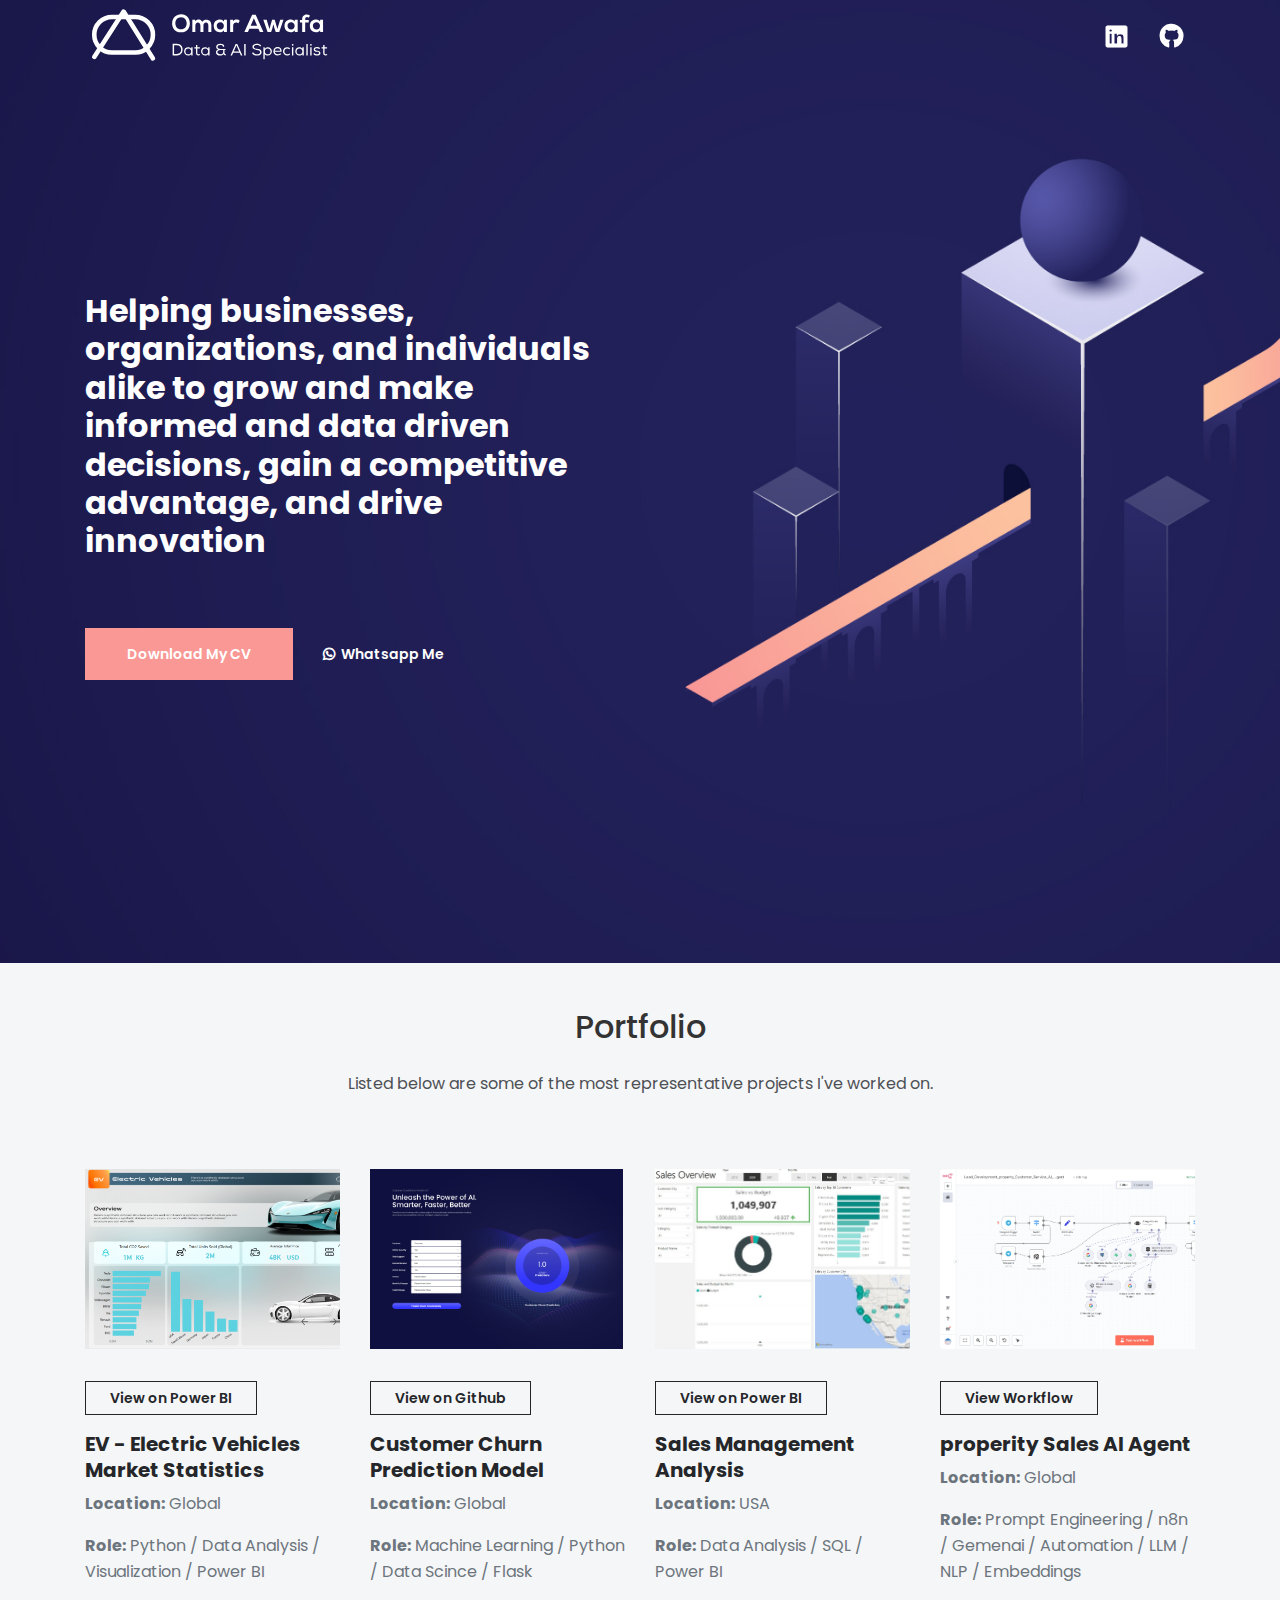
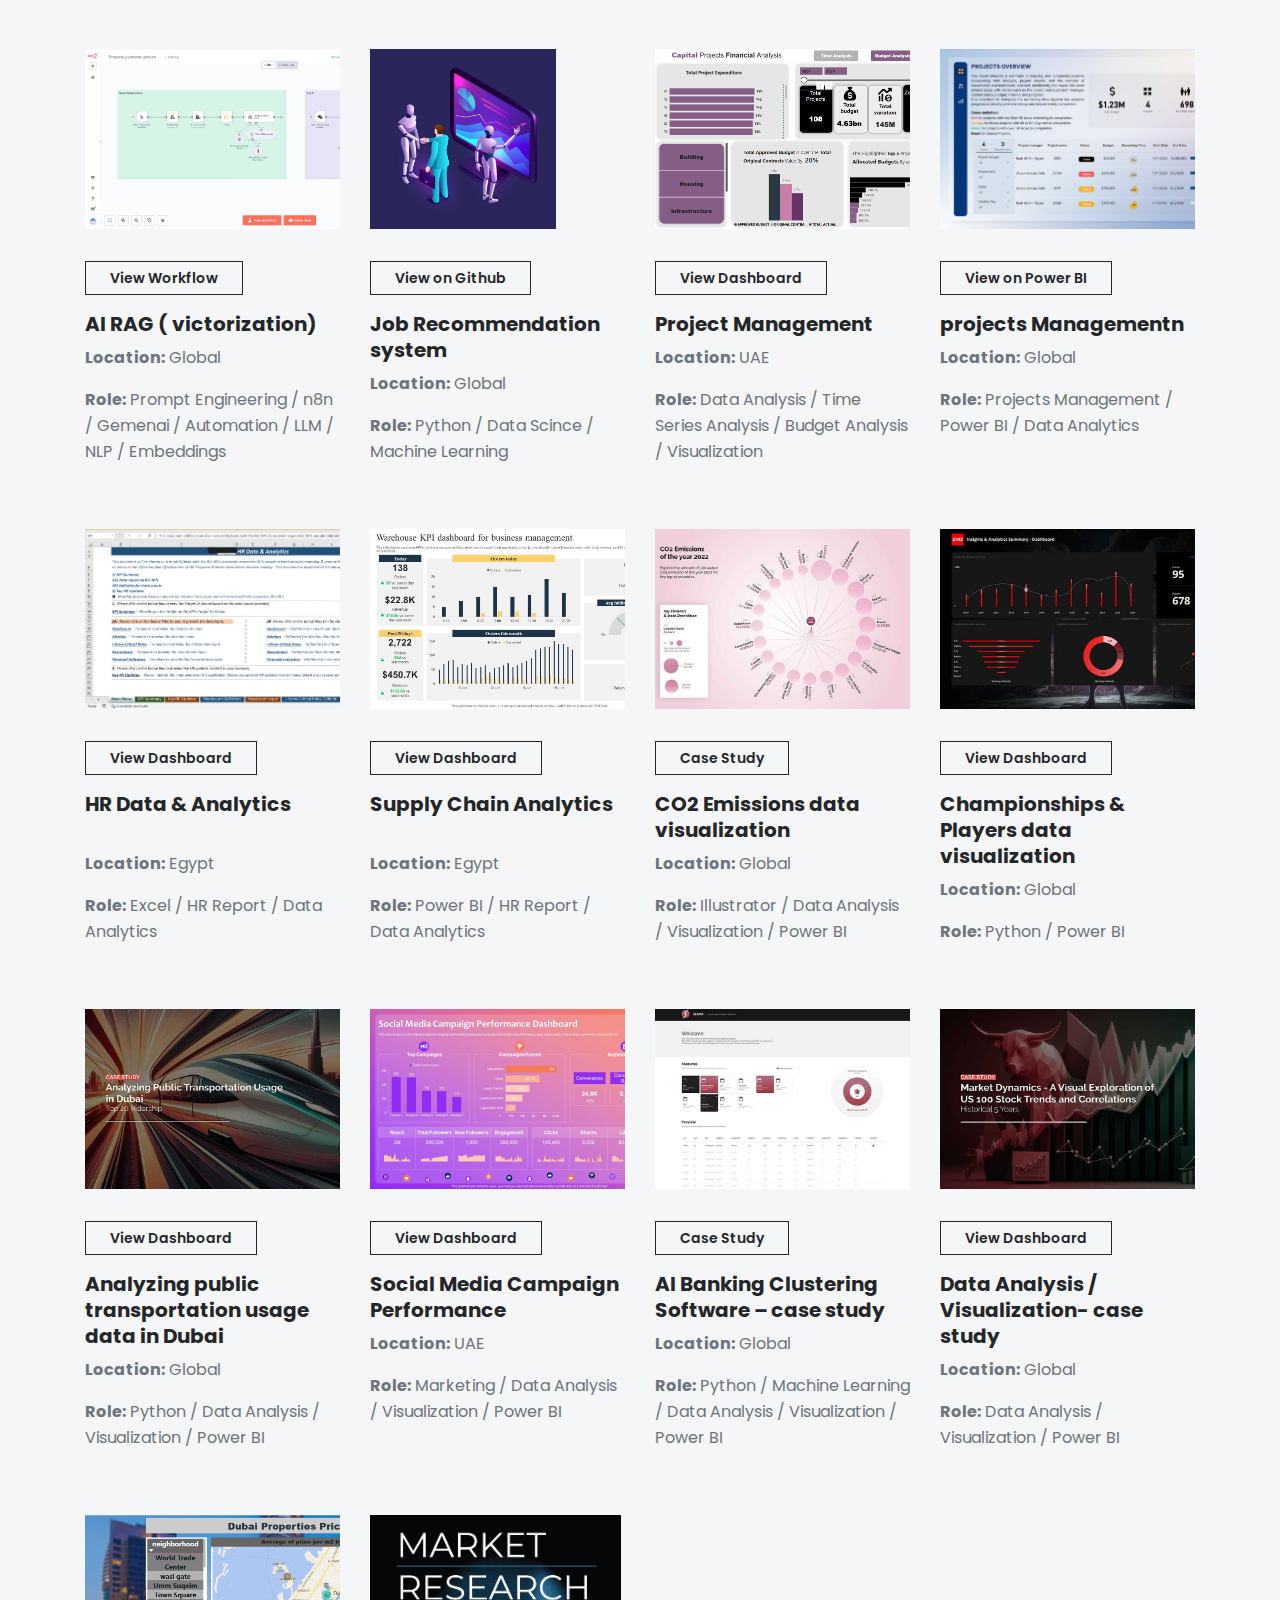
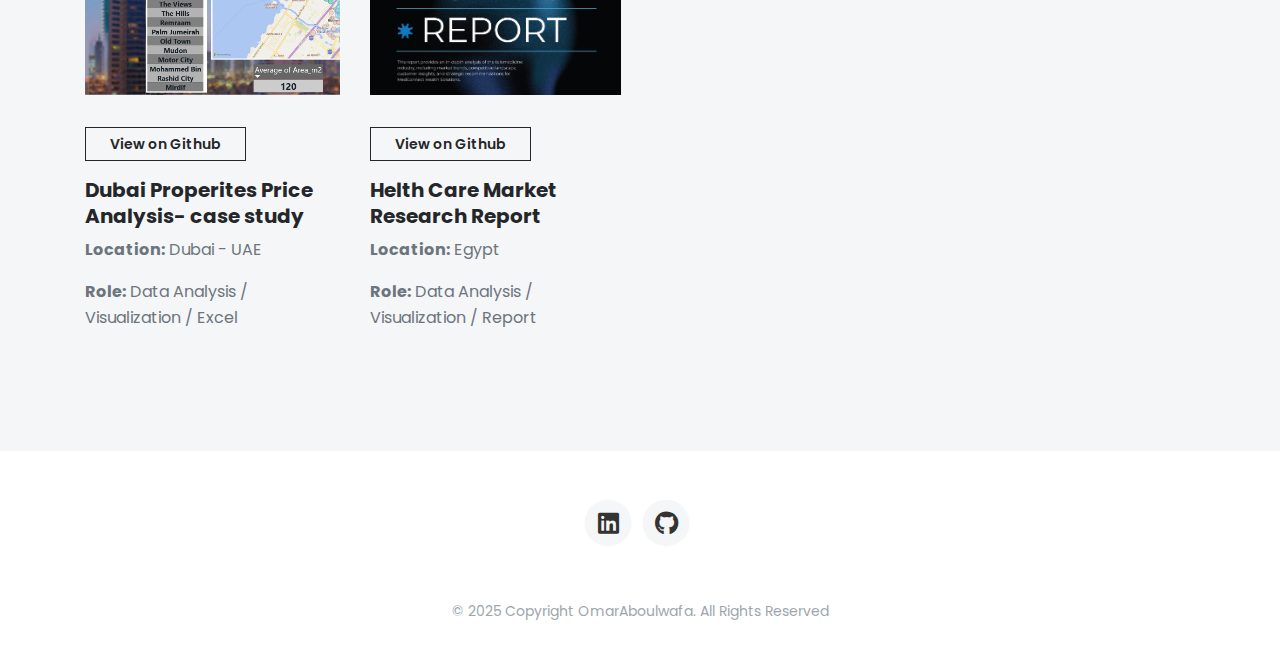
<file: index.html>
<!DOCTYPE html>
<html lang="en">

    <head>
    <!-- Google tag (gtag.js) -->
<script async src="https://www.googletagmanager.com/gtag/js?id=G-3GKD0JM3N2"></script>
<script>
  window.dataLayer = window.dataLayer || [];
  function gtag(){dataLayer.push(arguments);}
  gtag('js', new Date());

  gtag('config', 'G-3GKD0JM3N2');
</script>

    <meta charset="utf-8">
    <meta name="viewport" content="width=device-width, initial-scale=1, shrink-to-fit=no">
    <!-- SEO Meta Tags -->
    <meta name="description" content="Your description">
    <meta name="author" content="Your name">
    <!-- OG Meta Tags to improve the way the post looks when you share the page on Facebook, Twitter, LinkedIn -->
    <meta property="og:site_name" content="" /> <!-- website name -->
    <meta property="og:site" content="" /> <!-- website link -->
    <meta property="og:title" content="" /> <!-- title shown in the actual shared post -->
    <meta property="og:description" content="" /> <!-- description shown in the actual shared post -->
    <meta property="og:image" content="" /> <!-- image link, make sure it's jpg -->
    <meta property="og:url" content="" /> <!-- where do you want your post to link to -->
    <meta name="twitter:card" content="summary_large_image"> <!-- to have large image post format in Twitter -->
    <!-- Webpage Title -->
    <title>Omar Aboulwafa</title>
    <!-- Styles -->
    <link rel="preconnect" href="https://fonts.gstatic.com">
    <link href="https://fonts.googleapis.com/css2?family=Poppins:ital,wght@0,400;0,600;0,700;1,400&family=Poppins:wght@600&display=swap" rel="stylesheet">
    <link href="css/bootstrap.css" rel="stylesheet">
    <link href="css/fontawesome-all.css" rel="stylesheet">
    <link href="css/styles.css" rel="stylesheet">
    <!-- Favicon  -->
    <link rel="icon" href="favicon.ico">
</head>

<body data-spy="scroll" data-target=".fixed-top">
    <!-- Navigation -->
    <nav class="navbar navbar-expand-lg fixed-top navbar-dark">
        <div class="container">
            <!-- Image Logo -->
            <a class="navbar-brand logo-image" href="index.html"><img src="images/logo.svg" alt="alternative"></a>
            <!-- Text Logo - Use this if you don't have a graphic logo -->
            <!-- <a class="navbar-brand logo-text page-scroll" href="index.html">Mark</a> -->
            <button class="navbar-toggler p-0 border-0" type="button" data-toggle="offcanvas">
                <span class="navbar-toggler-icon"></span>
            </button>
            <div class="navbar-collapse offcanvas-collapse" id="navbarsExampleDefault">
                <ul class="navbar-nav ml-auto">
                </ul>
                <span class="nav-item social-icons">
                    <span class="fa-stack">
                        <a href="https://www.linkedin.com/in/omar-aboulwafa-0ab0a5168">
                            <i class="fas fa-circle fa-stack-2x"></i>
                            <i class="fab fa-linkedin fa-stack-1x"></i>
                        </a>
                    </span>
                    <!-- <span class="fa-stack">
                        <a href="https://www.keggle.net/tamerdotwork">
                            <i class="fas fa-circle fa-stack-2x"></i>
                            <i class="fab fa-keggle fa-stack-1x"></i>
                        </a>
                    </span> -->
                    <span class="fa-stack">
                        <a href="https://github.com/OmarAboulwafa">
                            <i class="fas fa-circle fa-stack-2x"></i>
                            <i class="fab fa-github fa-stack-1x"></i>
                        </a>
                    </span>
                </span>
            </div> <!-- end of navbar-collapse -->
        </div> <!-- end of container -->
    </nav> <!-- end of navbar -->
    <!-- end of navigation -->
    <!-- Header -->
    <header id="header" class="header">
        <div class="container">
            <div class="row">
                <div class="col-lg-6">
                    <div class="text-container">
                        <h1 class="h1-large">Helping businesses, organizations, and individuals alike to grow and make informed and data driven decisions, gain a competitive advantage, and drive innovation</h1>
                        <a class="btn-solid-lg page-scroll" href="https://omaraboulwafa.github.io/p/OmarAboulwafa.pdf">Download My CV</a>
                        <a class="btn-outline-lg page-scroll" href="https://wa.me/+971543551670"><i class="fab fa-whatsapp"></i>Whatsapp Me</a>
                    </div> <!-- end of text-container -->
                </div> <!-- end of col -->
            </div> <!-- end of row -->
        </div> <!-- end of container -->
    </header> <!-- end of header -->
    <!-- end of header -->
    <!-- Projects -->
   <div id="projects" class="projects basic-3">
        <div class="container">
            <div class="row">
                <div class="col-lg-12">
                    <h2 class="h2-heading">Portfolio</h2>
                    <p class="p-heading">Listed below are some of the most representative projects I've worked on.</p>
                </div> <!-- end of col -->
            </div> <!-- end of row -->
            <div class="row mb-5 ">

                <div class="col- col-md-3 mb-2">
                    <div class="mt-2 mb-3 ">
                        <div class="text-container">
                            <div class="image-container"><a href="https://github.com/OmarAboulwafa/portfolio/blob/main/images/Elec_cars_analysis.png" target="_blank"><img class=" " src="images/Elec_cars_analysis.png" alt=""></a><br></div>
                        </div>
                        <a class="btn-outline-sm" href="https://app.powerbi.com/groups/me/reports/fceea230-eb13-49d3-8386-c8a240f6b0ab/ae605b6d7d6eba31397b?experience=power-bi" target="_blank">View on Power BI</a>
                    </div>
                    <h5>EV - Electric Vehicles Market Statistics </h5>
                    <p class="text-secondary"><strong>Location:</strong> Global</p>
                    <p class="text-secondary mb-5"><strong>Role:</strong> Python / Data Analysis / Visualization / Power BI</p>
                </div>


                <div class="col- col-md-3 mb-2">
                    <div class="mt-2 mb-3 ">
                        <div class="text-container">
                            <div class="image-container"><a href="https://github.com/OmarAboulwafa/customer-churn-prediction" target="_blank"><img class=" " src="images\2.png" alt=""></a><br></div>
                        </div>
                        <a class="btn-outline-sm" href="https://github.com/OmarAboulwafa/customer-churn-prediction" target="_blank">View on Github</a>
                    </div>
                    <h5>Customer Churn Prediction Model </h5>
                    <p class="text-secondary"><strong>Location:</strong> Global</p>
                    <p class="text-secondary mb-5"><strong>Role:</strong> Machine Learning / Python / Data Scince / Flask</p>
                </div>

                <div class="col- col-md-3 mb-2">
                    <div class="mt-2 mb-3 ">
                        <div class="text-container">
                            <div class="image-container"><a href="https://app.powerbi.com/groups/me/reports/a09fe340-f477-4fd3-be88-8d4c62d3edb2/ReportSection" target="_blank"><img class=" " src="images/GG.jpg" alt=""></a><br></div>
                        </div>
                        <a class="btn-outline-sm" href="https://app.powerbi.com/groups/me/reports/a09fe340-f477-4fd3-be88-8d4c62d3edb2/ReportSection" target="_blank">View on Power BI</a>
                    </div>
                    <h5>Sales Management Analysis</h5>
                    <p class="text-secondary"><strong>Location:</strong> USA</p>
                    <p class="text-secondary mb-5"><strong>Role:</strong> Data Analysis / SQL / Power BI </p>
                </div>

                <div class="col- col-md-3 mb-2">
                    <div class="mt-2 mb-3 ">
                        <div class="text-container">
                            <div class="image-container"><a href="https://github.com/OmarAboulwafa/portfolio/blob/main/images/properity.png" target="_blank"><img class=" " src="images\properity.png" alt=""></a><br></div>
                        </div>
                        <a class="btn-outline-sm" href="https://github.com/OmarAboulwafa/portfolio/blob/main/images/properity.png" target="_blank">View Workflow</a>
                    </div>
                    <h5>properity Sales AI Agent</h5>
                    <p class="text-secondary"><strong>Location:</strong> Global</p>
                    <p class="text-secondary mb-5"><strong>Role:</strong> Prompt Engineering / n8n / Gemenai / Automation / LLM / NLP / Embeddings</p>
                </div>

                <div class="col- col-md-3 mb-2">
                    <div class="mt-2 mb-3 ">
                        <div class="text-container">
                            <div class="image-container"><a href="https://github.com/OmarAboulwafa/portfolio/blob/main/images/victorization.png" target="_blank"><img class=" " src="images\victorization.png" alt=""></a><br></div>
                        </div>
                        <a class="btn-outline-sm" href="https://github.com/OmarAboulwafa/portfolio/blob/main/images/victorization.png" target="_blank">View Workflow</a>
                    </div>
                    <h5>AI RAG ( victorization) </h5>
                    <p class="text-secondary"><strong>Location:</strong> Global</p>
                    <p class="text-secondary mb-5"><strong>Role:</strong> Prompt Engineering / n8n / Gemenai / Automation / LLM / NLP / Embeddings</p>
                </div>

                
                <div class="col- col-md-3 mb-2">
                    <div class="mt-2 mb-3 ">
                        <div class="text-container">
                            <div class="image-container"><a href="https://github.com/OmarAboulwafa/Job-recommendation-Machine-Learning" target="_blank"><img class=" " src="images\scren\Jop Recommendation system.png" alt=""></a><br></div>
                        </div>
                        <a class="btn-outline-sm" href="https://github.com/OmarAboulwafa/Job-recommendation-Machine-Learning" target="_blank">View on Github</a>
                    </div>
                    <h5>Job Recommendation system</h5>
                    <p class="text-secondary"><strong>Location:</strong> Global</p>
                    <p class="text-secondary mb-5"><strong>Role:</strong> Python / Data Scince / Machine Learning </p>
                </div>
               

                <div class="col- col-md-3 mb-2">
                    <div class="mt-2 mb-3 ">
                        <div class="text-container">
                            <div class="image-container"><a href="https://app.powerbi.com/groups/me/reports/5549e278-ab91-4eb5-834e-e9a4a81f660e/647c8819b26d5cd4a189?experience=power-bi"target="_blank"><img class=" " src="images\Projects Management\budget_analysis.png" alt=""></a><br></div>
                        </div>
                        <a class="btn-outline-sm" href="https://app.powerbi.com/groups/me/reports/5549e278-ab91-4eb5-834e-e9a4a81f660e/647c8819b26d5cd4a189?experience=power-bi" target="_blank">View Dashboard</a>
                    </div>
                    <h5>Project Management</h5>
                    <p class="text-secondary"><strong>Location:</strong> UAE</p>
                    <p class="text-secondary mb-5"><strong>Role:</strong> Data Analysis / Time Series Analysis / Budget Analysis / Visualization</p>
                </div>

                <div class="col- col-md-3 mb-2">
                    <div class="mt-2 mb-3 ">
                        <div class="text-container">
                                <div class="image-container"><a href="https://app.powerbi.com/groups/me/reports/49435b72-2f90-4acf-b628-131aee6fcb38/f255ad5a5e282fc4cad8?experience=power-bi" target="_blank"><img class=" " src="images\distribution\MAIN.png" alt=""></a><br></div>
                            </div>
                        <a class="btn-outline-sm " href="https://app.powerbi.com/groups/me/reports/49435b72-2f90-4acf-b628-131aee6fcb38/f255ad5a5e282fc4cad8?experience=power-bi" target="_blank">View on Power BI</a>
                    </div>
                    <h5>projects Managementn</h5>
                    <p class="text-secondary"><strong>Location:</strong> Global</p>
                    <p class="text-secondary mb-5"><strong>Role:</strong> Projects Management / Power BI / Data Analytics </p>
                </div>
                 <div class="col- col-md-3 mb-2">
                    <div class="mt-2 mb-3 ">
                        <div class="text-container">
                            <div class="image-container"><a href="https://github.com/OmarAboulwafa/portfolio/blob/main/images/scren/HR_Analytics.png" target="_blank"><img class=" " src="images\scren\HR_Analytics.png" alt=""></a><br></div>
                        </div>
                        <a class="btn-outline-sm " href="https://github.com/OmarAboulwafa/portfolio/blob/main/images/scren/HR_Analytics.png" target="_blank">View Dashboard</a>
                    </div>
                    <h5>HR Data & Analytics</h5><br>
                    <p class="text-secondary"><strong>Location:</strong> Egypt</p>
                    <p class="text-secondary mb-5"><strong>Role:</strong> Excel / HR Report / Data Analytics</p>
                </div>
                <div class="col- col-md-3 mb-2">
                    <div class="mt-2 mb-3 ">
                        <div class="text-container">
                            <div class="image-container"><a href="https://github.com/OmarAboulwafa/portfolio/blob/main/images/scren/suplychain_analytics.png" target="_blank"><img class=" " src="images\scren\suplychain_analytics.png" alt=""></a><br></div>
                        </div>
                        <a class="btn-outline-sm " href="https://github.com/OmarAboulwafa/portfolio/blob/main/images/scren/suplychain_analytics.png" target="_blank">View Dashboard</a>
                    </div>
                    <h5>Supply Chain Analytics</h5><br>
                    <p class="text-secondary"><strong>Location:</strong> Egypt</p>
                    <p class="text-secondary mb-5"><strong>Role:</strong> Power BI / HR Report / Data Analytics</p>
                </div>
                <div class="col- col-md-3 mb-2">
                    <div class="mt-2 mb-3 ">
                        <div class="text-container">
                            <div class="image-container"><a href="https://github.com/OmarAboulwafa/portfolio/blob/main/images/co2.jpg" target="_blank"><img class=" " src="images/co2.jpg" alt=""></a><br></div>
                        </div>
                        <a class="btn-outline-sm " href="https://github.com/OmarAboulwafa/portfolio/blob/main/images/co2.jpg" target="_blank">Case Study</a>
                    </div>
                    <h5>CO2 Emissions data visualization</h5>
                    <p class="text-secondary"><strong>Location:</strong> Global</p>
                    <p class="text-secondary mb-5"><strong>Role:</strong> Illustrator / Data Analysis / Visualization / Power BI</p>
                </div>
                <div class="col- col-md-3 mb-2">
                    <div class="mt-2 mb-3 ">
                        <div class="text-container">
                            <div class="image-container"><a href="https://github.com/OmarAboulwafa/portfolio/blob/main/images/dashboard3.jpg" target="_blank"><img class=" " src="images/dashboard3.jpg" alt=""></a><br></div>
                        </div>
                        <a class="btn-outline-sm " href="https://github.com/OmarAboulwafa/portfolio/blob/main/images/dashboard3.jpg" target="_blank">View Dashboard</a>
                    </div>
                    <h5>Championships & Players data visualization</h5>
                    <p class="text-secondary"><strong>Location:</strong> Global</p>
                    <p class="text-secondary mb-5"><strong>Role:</strong> Python / Power BI</p>
                </div>
                <div class="col- col-md-3 mb-2">
                    <div class="mt-2 mb-3 ">
                        <div class="text-container">
                            <div class="image-container"><a href="https://github.com/OmarAboulwafa/portfolio/blob/main/images/case1.jpg" target="_blank"><img class=" " src="images/case1.jpg" alt=""></a><br></div>
                        </div>
                        <a class="btn-outline-sm " href="https://github.com/OmarAboulwafa/portfolio/blob/main/images/case1.jpg" target="_blank">View Dashboard</a>
                    </div>
                    <h5>Analyzing public transportation usage data in Dubai</h5>
                    <p class="text-secondary"><strong>Location:</strong> Global</p>
                    <p class="text-secondary mb-5"><strong>Role:</strong> Python / Data Analysis / Visualization / Power BI</p>
                </div>
                <div class="col- col-md-3 mb-2">
                    <div class="mt-2 mb-3 ">
                        <div class="text-container">
                            <div class="image-container"><a href="https://github.com/OmarAboulwafa/portfolio/blob/main/images/social_media_campaign_performance_dashboard_optimizing_social_media_community_engagement_slide01.jpg" target="_blank"><img class=" " src="images/social_media_campaign_performance_dashboard_optimizing_social_media_community_engagement_slide01.jpg" alt=""></a><br></div>
                        </div>
                        <a class="btn-outline-sm " href="https://github.com/OmarAboulwafa/portfolio/blob/main/images/social_media_campaign_performance_dashboard_optimizing_social_media_community_engagement_slide01.jpg" target="_blank">View Dashboard</a>
                    </div>
                    <h5>Social Media Campaign Performance</h5>
                    <p class="text-secondary"><strong>Location:</strong> UAE</p>
                    <p class="text-secondary mb-5"><strong>Role:</strong> Marketing / Data Analysis / Visualization / Power BI</p>
                </div>
                <div class="col- col-md-3 mb-2">
                    <div class="mt-2 mb-3 ">
                        <div class="text-container">
                            <div class="image-container"><a href="https://github.com/OmarAboulwafa/portfolio/blob/main/images/dashboard4.jpg" target="_blank"><img class=" " src="images/dashboard4.jpg" alt=""></a><br></div>
                        </div>
                        <a class="btn-outline-sm " href="https://github.com/OmarAboulwafa/portfolio/blob/main/images/dashboard4.jpg" target="_blank">Case Study</a>
                    </div>
                    <h5>AI Banking Clustering Software – case study</h5>
                    <p class="text-secondary"><strong>Location:</strong> Global</p>
                    <p class="text-secondary mb-5"><strong>Role:</strong> Python / Machine Learning / Data Analysis / Visualization / Power BI</p>
                </div>
                <div class="col- col-md-3 mb-2">
                    <div class="mt-2 mb-3 ">
                        <div class="text-container">
                            <div class="image-container"><a href="https://github.com/OmarAboulwafa/portfolio/blob/main/images/case2.jpg" target="_blank"><img class=" " src="images/case2.jpg" alt=""></a><br></div>
                        </div>
                        <a class="btn-outline-sm " href="https://github.com/OmarAboulwafa/portfolio/blob/main/images/case2.jpg" target="_blank">View Dashboard</a>
                    </div>
                    <h5>Data Analysis / Visualization- case study</h5>
                    <p class="text-secondary"><strong>Location:</strong> Global</p>
                    <p class="text-secondary mb-5"><strong>Role:</strong> Data Analysis / Visualization / Power BI</p>
                </div>
                <div class="col- col-md-3 mb-2">
                    <div class="mt-2 mb-3 ">
                        <div class="text-container">
                            <div class="image-container"><a href="https://app.powerbi.com/groups/me/reports/49ffcd54-60bf-4f09-b95d-25dcae9d8687/ReportSection?experience=power-bi" target="_blank"><img class=" " src="images\scren\dubai_properites_analysis.png" alt=""></a><br></div>
                        </div>
                        <a class="btn-outline-sm " href="https://app.powerbi.com/groups/me/reports/49ffcd54-60bf-4f09-b95d-25dcae9d8687/ReportSection?experience=power-bi" target="_blank">View on Github</a>
                    </div>
                    <h5>Dubai Properites Price Analysis- case study</h5>
                    <p class="text-secondary"><strong>Location:</strong> Dubai - UAE</p>
                    <p class="text-secondary mb-5"><strong>Role:</strong> Data Analysis / Visualization / Excel</p>
                </div>
                <div class="col- col-md-3 mb-2">
                    <div class="mt-2 mb-3 ">
                        <div class="text-container">
                            <div class="image-container"><a href="https://github.com/OmarAboulwafa/portfolio/blob/main/images/scren/Helth_Care_Market_Research_Report.png" target="_blank"><img class=" " src="images/scren/Helth_Care_Market_Research_Report.png" alt=""></a><br></div>
                        </div>
                        <a class="btn-outline-sm " href="https://github.com/OmarAboulwafa/portfolio/blob/main/images/scren/Helth_Care_Market_Research_Report.png" target="_blank">View on Github</a>
                    </div>
                    <h5>Helth Care Market Research Report</h5>
                    <p class="text-secondary"><strong>Location:</strong> Egypt</p>
                    <p class="text-secondary mb-5"><strong>Role:</strong> Data Analysis / Visualization / Report</p>
                </div>
            </div>
        </div> <!-- end of container -->
    </div> <!-- end of basic-3 -->
    <!-- end of projects -->
    <!-- Footer -->
    <div class="footer bg-gray">
        <div class="container">
            <div class="row">
                <div class="col-lg-12">
                    <div class="social-container">
                        <span class="fa-stack">
                            <a href="https://www.linkedin.com/in/omar-aboulwafa-0ab0a5168">
                                <i class="fas fa-circle fa-stack-2x"></i>
                                <i class="fab fa-linkedin fa-stack-1x"></i>
                            </a>
                        </span>
                      
                        </span>
                        <span class="fa-stack">
                            <a href="https://github.com/OmarAboulwafa">
                                <i class="fas fa-circle fa-stack-2x"></i>
                                <i class="fab fa-github fa-stack-1x"></i>
                            </a>
                        </span>
                    </div> <!-- end of social-container -->
                </div> <!-- end of col -->
            </div> <!-- end of row -->
        </div> <!-- end of container -->
    </div> <!-- end of footer -->
    <!-- end of footer -->
     <!-- Google tag (gtag.js) -->
<script async src="https://www.googletagmanager.com/gtag/js?id=G-3GKD0JM3N2"></script>
<script>
  window.dataLayer = window.dataLayer || [];
  function gtag(){dataLayer.push(arguments);}
  gtag('js', new Date());

  gtag('config', 'G-3GKD0JM3N2');
</script>
    <!-- Copyright -->
    <div class="copyright bg-gray">
        <div class="container">
            <div class="row">
                <div class="col-lg-12">
                    <p class="p-small">© 2025 Copyright <a class="no-line" href="https://">OmarAboulwafa</a>. All Rights Reserved</p>
                </div> <!-- end of col -->
            </div> <!-- enf of row -->
        </div> <!-- end of container -->
    </div> <!-- end of copyright -->
    <!-- end of copyright -->
    <!-- Scripts -->
    <script src="js/jquery.min.js"></script> <!-- jQuery for Bootstrap's JavaScript plugins -->
    <script src="js/bootstrap.min.js"></script> <!-- Bootstrap framework -->
    <script src="js/jquery.easing.min.js"></script> <!-- jQuery Easing for smooth scrolling between anchors -->
    <script src="js/scripts.js"></script> <!-- Custom scripts -->
</body>

</html>
</file>
<file: css/styles.css>
/* Description: Master CSS file */

/*****************************************
Table Of Contents:
- General Styles
- Navigation
- Header
- About
- Services
- Details
- Projects
- Works
- Testimonials
- Questions
- Contact
- Footer 
- Copyright
- Back To Top Button
- Extra Pages
- Media Queries
******************************************/

/*****************************************
Colors:
- Backgrounds, navbar - black #24262a
- Backgrounds - light gray #f7f9fb
- Buttons, icons - blue #FE0000
- Headings text - black #24262a
- Body text - dark gray #4d5055
******************************************/


/**************************/
/*     General Styles     */
/**************************/
body,
html {
    width: 100%;
	height: 100%;
}

body, p {
	color: #4d5055; 
	font: 400 1rem/1.625rem "Poppins", sans-serif;
}

h1 {
	color: #24262a;
	font-weight:700;
	font-size: 2.5rem;
 
	font-family: "Poppins"
}

h2 {
    color: #333;
    font-weight: 500;
    font-size: 2rem;
    line-height: 4rem;
    font-family: "Poppins";
}

h3 {
    color: #000000;
    font-weight: 600;
    font-size: 1.3rem;
    line-height: 2.25rem;
    font-family: "Poppins";
}

h4 {
	color: #24262a;
	font-weight: 700;
	font-size: 1.5rem;
	line-height: 2rem;
	font-family: "Poppins"
}

h5 {
	color: #24262a;
	font-weight: 700;
	font-size: 1.25rem;
	line-height: 1.625rem;
	font-family: "Poppins"
}

h6 {
	color: #24262a;
	font-weight: 700;
	font-size: 1rem;
	line-height: 1.375rem;
	font-family: "Poppins"
}

.p-large {
	font-size: 1.125rem;
	line-height: 1.75rem;
}

.p-small {
	font-size: 0.875rem;
	line-height: 1.5rem;
}

.testimonial-text {
	font-style: italic;
}

.testimonial-author {
	font-weight: 700;
	font-size: 1rem;
	line-height: 1.5rem;
}

.li-space-lg li {
	margin-bottom: 0.5rem;
}

a {
	color: #4d5055;
	text-decoration: underline;
}

a:hover {
	color: #4d5055;
	text-decoration: underline;
}

.no-line {
	text-decoration: none;
}

.no-line:hover {
	text-decoration: none;
}

.blue {
	color: #2259ec;
}

.bg-gray {
	background-color: #f7f9fb;
}

.section-divider {
	display: block;
	height: 1px;
	margin: 0;
	border: none;
	background-color: #d3dae2;
}

.btn-solid-reg {
	display: inline-block;
	padding: 1.375rem 2.25rem 1.375rem 2.25rem;
	border: 1px solid #FE0000;
	background-color: #FE0000;
	color: #ffffff;
	font-weight: 600;
	font-size: 0.875rem;
	line-height: 0;
	text-decoration: none;
	transition: all 0.2s;
}

.btn-solid-reg:hover {
	background-color: transparent;
	color: #FE0000; /* needs to stay here because of the color property of a tag */
	text-decoration: none;
}

.btn-solid-lg {
	display: inline-block;
	padding: 1.625rem 2.625rem 1.625rem 2.625rem;
 
	background-color: #f99895;
	color: #ffffff;
	font-weight: 600;
	font-size: 0.875rem;
	line-height: 0;
	text-decoration: none;
	transition: all 0.2s;
}

.btn-solid-lg:hover {
	background-color: #161242;
	color: #fff; /* needs to stay here because of the color property of a tag */
	text-decoration: none;
}

.btn-outline-reg {
	display: inline-block;
	padding: 1.375rem 2.25rem 1.375rem 2.25rem;
	border: 1px solid #24262a;
	background-color: transparent;
	color: #24262a;
	font-weight: 600;
	font-size: 0.875rem;
	line-height: 0;
	text-decoration: none;
	transition: all 0.2s;
}

.btn-outline-reg:hover {
	background-color: #24262a;
	color: #ffffff;
	text-decoration: none;
}

.btn-outline-lg {
	display: inline-block;
	padding: 1.625rem 2.625rem 1.625rem 2.625rem;
	border: 1px solid #24262a;
	background-color: transparent;
	color: #24262a;
	font-weight: 600;
	font-size: 0.875rem;
	line-height: 0;
	text-decoration: none;
	transition: all 0.2s;
}

.btn-outline-lg:hover {
	background-color: #24262a;
	color: #ffffff;
	text-decoration: none;
}

.btn-outline-sm {
	display: inline-block;
	padding: 1rem 1.5rem 1rem 1.5rem;
	border: 1px solid #24262a;
	background-color: transparent;
	color: #24262a;
	font-weight: 600;
	font-size: 0.875rem;
	line-height: 0;
	text-decoration: none;
	transition: all 0.2s;
}

.btn-outline-sm:hover {
	background-color: #24262a;
	color: #ffffff;
	text-decoration: none;
}

.form-group {
	position: relative;
	margin-bottom: 1.25rem;
}

.label-control {
	position: absolute;
	top: 0.875rem;
	left: 1.5rem;
	color: #7d838a;
	opacity: 1;
	font-size: 0.875rem;
	line-height: 1.375rem;
	cursor: text;
	transition: all 0.2s ease;
}

.form-control-input:focus + .label-control,
.form-control-input.notEmpty + .label-control,
.form-control-textarea:focus + .label-control,
.form-control-textarea.notEmpty + .label-control {
	top: 0.125rem;
	color: #4d5055;
	opacity: 1;
	font-size: 0.75rem;
	font-weight: 700;
}

.form-control-input,
.form-control-select {
	display: block; /* needed for proper display of the label in Firefox, IE, Edge */
	width: 100%;
	padding-top: 1.125rem;
	padding-bottom: 0.125rem;
	padding-left: 1.5rem;
	border: 1px solid #cbcbd1;
	background-color: #ffffff;
	color: #4d5055;
	font-size: 0.875rem;
	line-height: 1.875rem;
	transition: all 0.2s;
	-webkit-appearance: none; /* removes inner shadow on form inputs on ios safari */
}

.form-control-select {
	padding-top: 0.5rem;
	padding-bottom: 0.5rem;
	height: 3.25rem;
	color: #7d838a;
}

select {
    /* you should keep these first rules in place to maintain cross-browser behavior */
    -webkit-appearance: none;
	-moz-appearance: none;
	-ms-appearance: none;
    -o-appearance: none;
    appearance: none;
    background-image: url('../images/down-arrow.png');
    background-position: 96% 50%;
    background-repeat: no-repeat;
    outline: none;
}

.form-control-textarea {
	display: block; /* used to eliminate a bottom gap difference between Chrome and IE/FF */
	width: 100%;
	height: 14rem; /* used instead of html rows to normalize height between Chrome and IE/FF */
	padding-top: 1.5rem;
	padding-left: 1.3125rem;
	border: 1px solid #cbcbd1;
	background-color: #ffffff;
	color: #4d5055;
	font-size: 0.875rem;
	line-height: 1.5rem;
	transition: all 0.2s;
}

.form-control-input:focus,
.form-control-select:focus,
.form-control-textarea:focus {
	border: 1px solid #a1a1a1;
	outline: none; /* Removes blue border on focus */
}

.form-control-input:hover,
.form-control-select:hover,
.form-control-textarea:hover {
	border: 1px solid #a1a1a1;
}

.checkbox {
	font-size: 0.75rem;
	line-height: 1.25rem;
}

input[type='checkbox'] {
	vertical-align: -10%;
	margin-right: 0.5rem;
}

.form-control-submit-button {
	display: inline-block;
	width: 100%;
	height: 3.25rem;
	border: 1px solid #FE0000;
	border-radius: 32px;
	background-color: #FE0000;
	color: #ffffff;
	font-weight: 600;
	font-size: 0.875rem;
	line-height: 0;
	cursor: pointer;
	transition: all 0.2s;
}

.form-control-submit-button:hover {
	border: 1px solid #24262a;
	background-color: transparent;
	color: #24262a;
}


/**********************/
/*     Navigation     */
/**********************/
.navbar {
	background-color: #000000;
	font-weight: 600;
	font-size: 0.875rem;
	line-height: 0.875rem;
	box-shadow: 0 1px 6px 0 rgba(0, 0, 0, 0.025);
}

.navbar .navbar-brand {
	padding-top: 0 ;
	padding-bottom: 0.125rem;
}

.navbar .logo-image img {
    /* width: 118px; */
    height: 70px;
}

.navbar .logo-text {
	color: #ffffff;
	font-weight: 700;
	font-size: 1.875rem;
	line-height: 1rem;
	text-decoration: none;
}

.offcanvas-collapse {
	position: fixed;
	top: 5.6rem; /* adjusts the height between the top of the page and the offcanvas menu */
	bottom: 0;
	left: 100%;
	width: 100%;
	padding-right: 1rem;
	padding-left: 1rem;
	overflow-y: auto;
	visibility: hidden;
	background-color: #000000;
	transition: visibility .3s ease-in-out, -webkit-transform .3s ease-in-out;
	transition: transform .3s ease-in-out, visibility .3s ease-in-out;
	transition: transform .3s ease-in-out, visibility .3s ease-in-out, -webkit-transform .3s ease-in-out;
}

.offcanvas-collapse.open {
	visibility: visible;
	-webkit-transform: translateX(-100%);
	transform: translateX(-100%);
}

.navbar .navbar-nav {
	margin-top: 0.75rem;
	margin-bottom: 0.5rem;
}

.navbar .nav-item .nav-link {
	padding-top: 0.625rem;
	padding-bottom: 0.625rem;
	color: #ffffff;
	text-decoration: none;
	transition: all 0.2s ease;
}

.navbar .nav-item.dropdown.show .nav-link,
.navbar .nav-item .nav-link:hover,
.navbar .nav-item .nav-link.active {
	color: #9c9ead;
}

/* Dropdown Menu */
.navbar .dropdown .dropdown-menu {
	animation: fadeDropdown 0.2s; /* required for the fade animation */
}

@keyframes fadeDropdown {
    0% {
        opacity: 0;
    }

    100% {
        opacity: 1;
	}
}

.navbar .dropdown-menu {
	margin-top: 0.5rem;
	margin-bottom: 0.5rem;
	border: none;
	background-color: #24262a;
}

.navbar .dropdown-item {
	padding-top: 0.5rem;
	padding-bottom: 0.5rem;
	color: #ffffff;
	font-weight: 600;
	font-size: 0.875rem;
	line-height: 0.875rem;
	text-decoration: none;
}

.navbar .dropdown-item:hover {
	background-color: #24262a;
	color: #9c9ead;
}

.navbar .dropdown-divider {
	width: 100%;
	height: 1px;
	margin: 0.5rem auto 0.5rem auto;
	border: none;
	background-color: #505050;
}
/* end of dropdown menu */

.navbar .fa-stack {
	width: 2em;
	margin-right: 0.25rem;
	font-size:1.5rem;
}

.navbar .fa-stack-2x {
	color: transparent;
	transition: all 0.2s ease;
}

.navbar .fa-stack-1x {
	color: #ffffff;
	transition: all 0.2s ease;
}

.navbar .fa-stack:hover .fa-stack-2x {
	color: #ffffff;
}

.navbar .fa-stack:hover .fa-stack-1x {
	color: #f99895;
}

.navbar .navbar-toggler {
	padding: 0;
	border: none;
	font-size: 1.25rem;
}


/******************/
/*     Header     */
/******************/
.header {
	padding-top: 7rem;
	padding-bottom: 5.5rem;
	background: #000000 url('../images/header-background.jpg') center center no-repeat;
	
	background-position: center top;
	background-size: cover;
	text-align: center;
}

.header .h1-large {
	margin-bottom: 3.75rem;
	color: #ffffff;
}

.header .btn-solid-lg:hover ,.projects .btn-solid-lg:hover{
	 
	color: #ffffff;
}

.header .btn-outline-lg {
	padding: 1.625rem 1.625rem 1.625rem 1.625rem;
	border: none;
	color: #ffffff;
}

.header .btn-outline-lg:hover {
	background: transparent;
	color: #9c9ead;
	text-decoration: none;
}

.header .btn-outline-lg .fas ,.header .btn-outline-lg .fab{
	margin-right: 0.375rem;
}


/*****************/
/*     About     */
/*****************/
.basic-1 {
	padding-top: 7.75rem;
	padding-bottom: 5.25rem;
}

.basic-1 .text-container {
	margin-bottom: 3rem;
}

.basic-1 .time {
	margin-bottom: 0.5rem;
	color: #FE0000;
	font-weight: 600;
	font-size: 0.875rem;
	line-height: 1.5rem;
	font-family: "Poppins";
}

.basic-1 h6 {
	margin-bottom: 0.125rem;
}


/********************/
/*     Services     */
/********************/
.basic-2 {
	padding-top: 7.75rem;
	padding-bottom: 5.25rem;
}

.basic-2 .h2-heading {
	margin-bottom: 0.75rem;
	text-align: center;
}

.basic-2 .p-heading {
	margin-bottom: 4rem;
	text-align: center;
}

.basic-2 .text-box {
	margin-bottom: 3rem;
	padding: 3.5rem 1rem 2.125rem 1rem;
	border: 1px solid #cfd7de;
}

.basic-2 .fas,
.basic-2 .far {
	margin-bottom: 1.75rem;
	color: #FE0000;
	font-size: 3.5rem;
}

.basic-2 h4 {
	letter-spacing: 1px;
}


/*******************/
/*     Details     */
/*******************/
.split .area-1 {
	height: 430px;
	background: linear-gradient(to bottom right, rgba(25, 26, 29, 0.5), rgba(25, 26, 29, 0.5)), url('../images/details-background.jpg') center center no-repeat;
	background-size: cover;
}

.split .area-2 {
	padding-top: 7.75rem;
	padding-bottom: 7.75rem;
}

.split p {
	margin-bottom: 2.25rem;
}

.split .icons-container {
	margin-top: 3rem;
}

.split .icons-container img {
	width: 50px;
	margin-right: 0.625rem;
	margin-bottom: 0.75rem;
}


/********************/
/*     Projects     */
/********************/
.basic-3 {
	background: #F5F6F7;
	padding-top: 2rem;
	padding-bottom: 1rem;
}

.basic-3 .h2-heading {
	margin-bottom: 0.75rem;
	text-align: center;
}

.basic-3 .p-heading {
	margin-bottom: 4rem;
	text-align: center;
}

.basic-3 .text-container {
	margin-bottom: 2rem;
}

.basic-3 .image-container {
	margin-bottom: 1rem;
}

/* Hover Animation */
.basic-3 .image-container {
	overflow: hidden;
	margin-right: auto;
	margin-left: auto;
}

.basic-3 .image-container img {
	margin: 0;
	transition: all 0.2s;
	max-height: 180px;
}

.basic-3 .image-container:hover img {
	-moz-transform: scale(1.1);
	-webkit-transform: scale(1.1);
	transform: scale(1.1);
} 
/* end of hover animation */


/*****************/
/*     Works     */
/*****************/
.basic-4 {
	padding-bottom: 1rem;
}

.basic-4 .text-container {
	margin-bottom: 4rem;
}

.basic-4 .image-container {
	margin-bottom: 1rem;
}

/* Hover Animation */
.basic-4 .image-container {
	overflow: hidden;
	margin-right: auto;
	margin-left: auto;
}

.basic-4 .image-container img {
	margin: 0;
	transition: all 0.2s;
}

.basic-4 .image-container:hover img {
	-moz-transform: scale(1.15);
	-webkit-transform: scale(1.15);
	transform: scale(1.15);
} 
/* end of hover animation */


/************************/
/*     Testimonials     */
/************************/
.cards-1 {
	padding-top: 3rem;
	padding-bottom: 3.875rem;
}

.cards-1 .h2-heading {
	margin-bottom: 3rem;
	text-align: center;
}

.cards-1 .card {
	margin-bottom: 4rem;
	border: none;
}

.cards-1 .card-body {
	padding: 0;
	text-align: center;
}

.cards-1 .testimonial-text {
	margin-bottom: 1.625rem;
}

.cards-1 img {
	display: inline-block;
	width: 60px;
	margin-bottom: 0.875rem;
	border-radius: 50%;
}

.cards-1 .text {
	margin-top: 0.375rem;
}

.cards-1 .testimonial-author {
	color: #24262a;
}

.cards-1 .testimonial-author,
.cards-1 .occupation {
	font-size: 0.875rem;
	line-height: 1.375rem;
}


/*********************/
/*     Questions     */
/*********************/
.accordion-1 {
	padding-top: 7.75rem;
	padding-bottom: 6.75rem;
}

.accordion-1 .h2-heading {
	margin-bottom: 2.5rem;
	text-align: center;
}

.accordion-1 .card {
	margin-bottom: 1.75rem;
	border: none;
}

.accordion-1 .card-header {
	padding: 0;
	border: none;
	background-color: transparent;
}

.accordion-1 .card button {
	padding: 0;
	color: #24262a;
	font-weight: 600;
	font-size: 1.125rem;
	line-height: 1.75rem;
	font-family: 'Poppins';
}

.accordion-1 .card button:hover {
	text-decoration: none;
}

.accordion-1 .card button:before {
	float: left;
	margin-right: 0.625rem;
	font-family: 'Font Awesome 5 Free';
	font-weight: 900;
	content: "\f078";
	transition: all 0.2s;
}

.accordion-1 .card button.collapsed:before {
	-webkit-transform: rotate(180deg);
	-moz-transform: rotate(180deg);
	transform: rotate(180deg);
} 

.accordion-1 .card-body {
	padding: 0.75rem 1.5rem 0.5rem 1.5rem;
}


/*******************/
/*     Contact     */
/*******************/
.form-1 {
	padding-top: 7.75rem;
	padding-bottom: 7rem;
	text-align: center;
}

.form-1 .h2-heading {
	margin-bottom: 0.75rem;
	text-align: center;
}

.form-1 .p-heading {
	margin-bottom: 4rem;
}


/******************/
/*     Footer     */
/******************/
.footer {
    padding-top: 3rem;
    padding-bottom: 1rem;
	background-color: #ffffff;
	text-align: center;
}

.footer a {
	text-decoration: none;
}

.footer .fa-stack {
	width: 2em;
	margin-bottom: 1.25rem;
	margin-right: 0.375rem;
	font-size: 1.5rem;
}

.footer .fa-stack .fa-stack-1x {
    color: #333333;
	transition: all 0.2s ease;
}

.footer .fa-stack .fa-stack-2x {
	color: #F5F6F7	;
	transition: all 0.2s ease;
}

.footer .fa-stack:hover .fa-stack-1x {
	color: #333333;
}

.footer .fa-stack:hover .fa-stack-2x {
    color: #ffffff;
}


/*********************/
/*     Copyright     */
/*********************/
.copyright {
	padding-top: 1rem;
	padding-bottom: 1rem;
	background-color: #ffffff;
	text-align: center;
}

.copyright .p-small {
	color: #9da6ac;
	text-align: center;
}

.copyright a {
	color: #9da6ac;
}


/******************************/
/*     Back To Top Button     */
/******************************/
a.back-to-top {
	position: fixed;
	z-index: 999;
	right: 12px;
	bottom: 12px;
	display: none;
	width: 42px;
	height: 42px;
	border-radius: 30px;
	background: #666666 url("../images/up-arrow.png") no-repeat center 47%;
	background-size: 18px 18px;
	text-indent: -9999px;
}

a:hover.back-to-top {
	background-color: #FE0000;
}


/***********************/
/*     Extra Pages     */
/***********************/
.ex-header {
	padding-top: 8.5rem;
	padding-bottom: 4rem;
	background-color: #000000;
}

.ex-header h1 {
	color: #ffffff;
}

.ex-basic-1 .list-unstyled .fas {
	font-size: 0.375rem;
	line-height: 1.625rem;
}

.ex-basic-1 .list-unstyled .media-body {
	margin-left: 0.5rem;
}

.ex-basic-1 .text-box {
	padding: 1.25rem 1.25rem 0.5rem 1.25rem;
	background-color: #f7f9fb;
}

.ex-cards-1 .card {
	border: none;
	background-color: transparent;
}

.ex-cards-1 .card .fa-stack {
	width: 2em;
	font-size: 1.125rem;
}

.ex-cards-1 .card .fa-stack-2x {
	color: #FE0000;
}

.ex-cards-1 .card .fa-stack-1x {
	color: #ffffff;
	font-weight: 700;
	line-height: 2.125rem;
}

.ex-cards-1 .card .list-unstyled .media-body {
	margin-left: 0.75rem;
}

.ex-cards-1 .card .list-unstyled .media-body h5 {
	margin-top: 0.125rem;
	margin-bottom: 0.375rem;
}


/*************************/
/*     Media Queries     */
/*************************/	

@media (max-width:480px) {
.basic-3 .image-container img {
 
	max-height: 100%!important;
	width: 100%!important;
}
}
/* Min-width 768px */
@media (min-width: 768px) {

	/* Header */
	.header {
		padding-top: 11rem;
		padding-bottom: 9rem;
	}
	/* end of header */


	/* Services */
	.basic-2 .text-box {
		padding-right: 2.125rem;
		padding-left: 2.125rem;
	}
	/* end of services */


	/* Extra Pages */
	.ex-basic-1 .text-box {
		padding: 1.75rem 2rem 0.875rem 2rem;
	}
	/* end of extra pages */
}
/* end of min-width 768px */


/* Min-width 992px */
@media (min-width: 992px) {
	
	/* General Styles */
	.h2-heading {
		width: 35.25rem;
		margin-right: auto;
		margin-left: auto;
	}

	.p-heading {
		width: 46rem;
		margin-right: auto;
		margin-left: auto;
	}
	/* end of general styles */


	/* Navigation */
	.navbar {
		padding-top: 0;
		background-color: transparent;
		box-shadow: none;
		transition: all 0.2s;
	}

	.navbar.top-nav-collapse {
		padding-top: 0 ;
 
		background-color: #161242;
		box-shadow: 0 3px 6px 0 rgba(0, 0, 0, 0.025);
	}

	.offcanvas-collapse {
		position: static;
		top: auto;
		bottom: auto;
		left: auto;
		width: auto;
		padding-right: 0;
		padding-left: 0;
		background-color: transparent;
		overflow-y: visible;
		visibility: visible;
	}

	.offcanvas-collapse.open {
		-webkit-transform: none;
		transform: none;
	}

	.navbar .navbar-nav {
		margin-top: 0;
		margin-bottom: 0;
	}
	
	.navbar .nav-item .nav-link {
		padding-right: 0.625rem;
		padding-left: 0.625rem;
	}

	.navbar .dropdown-menu {
		margin-top: 0.25rem;
		box-shadow: 0 3px 3px 1px rgba(0, 0, 0, 0.08);
	}

	.navbar .dropdown-divider {
		width: 90%;
	}

	.navbar .social-icons {
		margin-left: 0.5rem;
	}
	
	.navbar .fa-stack {
		margin-right: 0;
		margin-left: 0.25rem;
	}
	/* end of navigation */


	/* Header */
	.header {
		padding-top: 15rem;
		padding-bottom: 14rem;
		text-align: left;
	}
	/* end of header */


	/* Details */
	.split {
		height: 760px;
	}
	
	.split .area-1 {
		height: 100%;
		width: 50%;
		display: inline-block;
	}
	
	.split .area-2 {
		height: 100%;
		width: 50%;
		display: inline-block;
		vertical-align: top;
	}

	.split .text-container {
		width: 400px;
		margin-left: 3rem;
	}
	/* end of details */


	/* Testimonials */
	.cards-1 .card {
		display: inline-block;
		width: 290px;
		vertical-align: top;
	}

	.cards-1 .card:nth-of-type(3n+2) {
		margin-right: 1.5rem;
		margin-left: 1.5rem;
	}

	.cards-1 .card-body {
		text-align: left;
	}

	.cards-1 .details {
		display: flex;
		align-items: flex-start;
	}
	
	.cards-1 .details .text {
		flex-direction: column;
	}
	
	.cards-1 .details img {
		margin-right: 1.125rem;
	}
	/* end of testimonials */


	/* Accordion */
	.accordion-1 .accordion {
		width: 730px;
		margin-right: auto;
		margin-left: auto;
	}
	/* end of accordion */


	/* Contact */
	.form-1 form {
		width: 790px;
		margin-right: auto;
		margin-left: auto;
	}
	/* end of contact */


	/* Extra Pages */
	.ex-cards-1 .card {
		display: inline-block;
		width: 296px;
		vertical-align: top;
	}

	.ex-cards-1 .card:nth-of-type(3n+2) {
		margin-right: 1rem;
		margin-left: 1rem;
	}
	/* end of extra pages */
}
/* end of min-width 992px */


/* Min-width 1200px */
@media (min-width: 1200px) {

	/* General Styles */
	.h1-large {
        font-size: 2rem;
 
	}
	/* end of general styles */


	/* Navigation */
	.navbar .container {
		/* max-width: 1330px; */
	}
	/* end of navigation */


	/* Header */
	.header {
		padding-top: 18.25rem;
		padding-bottom: 17.25rem;
	}
	/* end of header */


	/* About */
	.basic-1 .text-container.first {
		margin-right: 2rem;
	}

	.basic-1 .text-container.second {
		margin-right: 1rem;
		margin-left: 1rem;
	}

	.basic-1 .text-container.third {
		margin-left: 2rem;
	}
	/* end of about */


	/* Details */
	.split {
		height: 700px;
	}

	.split .text-container {
		width: 460px;
		margin-left: 5rem;
	}
	/* end of details */


	/* Testimonials */
	.cards-1 .card {
		width: 338px;
	}
	
	.cards-1 .card:nth-of-type(3n+2) {
		margin-right: 2.625rem;
		margin-left: 2.625rem;
	}
	/* end of testimonials */
	

	/* Extra Pages */
	.ex-cards-1 .card {
		width: 336px;
	}

	.ex-cards-1 .card:nth-of-type(3n+2) {
		margin-right: 2.875rem;
		margin-left: 2.875rem;
	}
	/* end of extra pages */
}
/* end of min-width 1200px */
</file>
